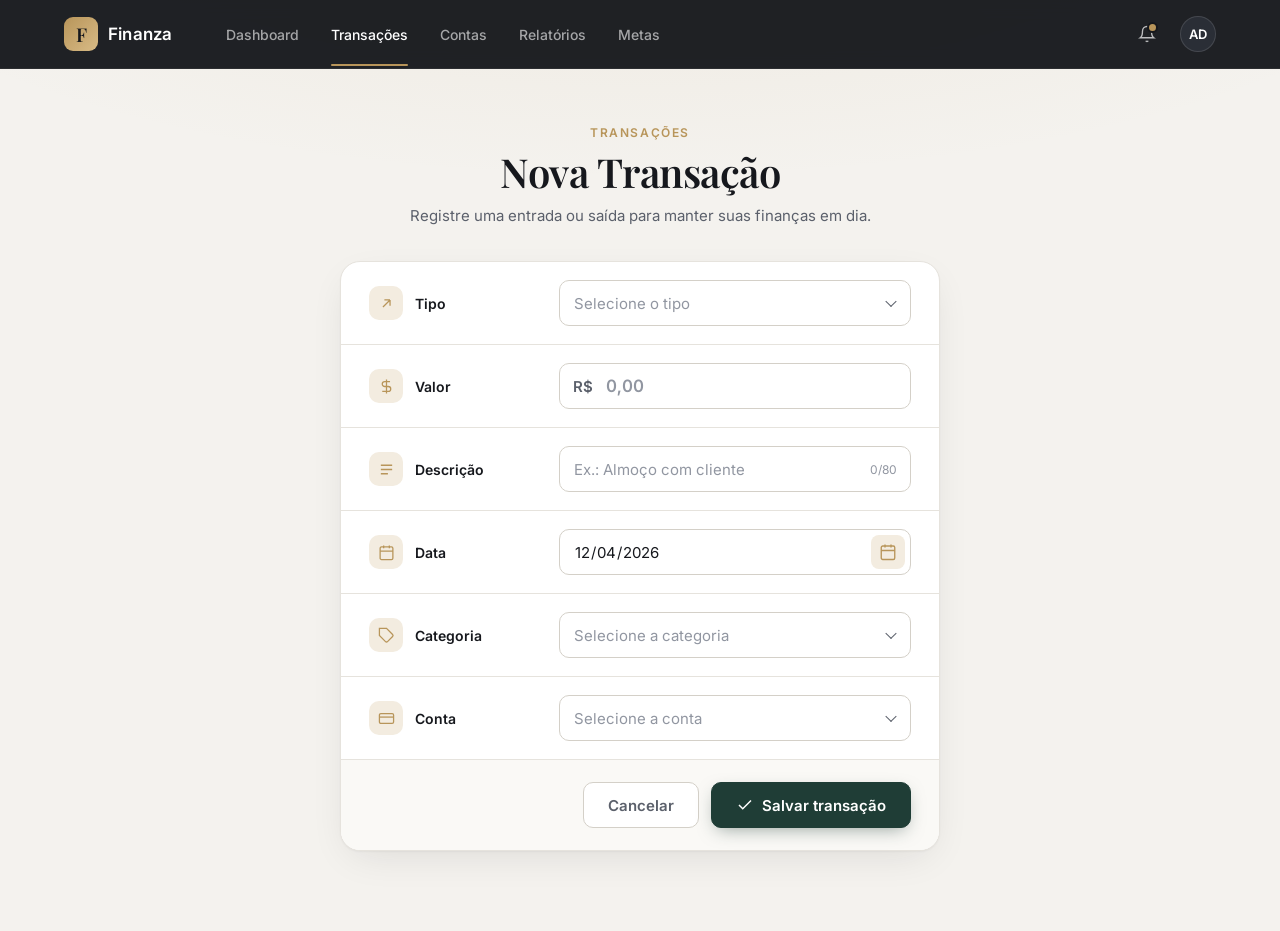
<file: index.html>
<!DOCTYPE html>
<html lang="pt-BR">
<head>
  <meta charset="UTF-8">
  <meta name="viewport" content="width=device-width, initial-scale=1.0">
  <title>Nova Transação — Finanza</title>
  <link rel="preconnect" href="https://fonts.googleapis.com">
  <link rel="preconnect" href="https://fonts.gstatic.com" crossorigin>
  <link href="https://fonts.googleapis.com/css2?family=Inter:wght@400;500;600;700&family=Playfair+Display:wght@600&display=swap" rel="stylesheet">
  <link rel="stylesheet" href="styles.css">
</head>
<body>

  <!-- ===== Cabeçalho ===== -->
  <header class="topbar">
    <div class="topbar__inner">
      <a href="#" class="brand">
        <span class="brand__logo">F</span>
        <span class="brand__name">Finanza</span>
      </a>

      <nav class="nav" aria-label="Navegação principal">
        <a href="#" class="nav__link">Dashboard</a>
        <a href="#" class="nav__link nav__link--active">Transações</a>
        <a href="#" class="nav__link">Contas</a>
        <a href="#" class="nav__link">Relatórios</a>
        <a href="#" class="nav__link">Metas</a>
      </nav>

      <div class="topbar__actions">
        <button class="icon-btn" type="button" aria-label="Notificações">
          <svg viewBox="0 0 24 24" fill="none" stroke="currentColor" stroke-width="1.8"><path d="M6 8a6 6 0 1 1 12 0c0 7 3 9 3 9H3s3-2 3-9"/><path d="M10.3 21a1.94 1.94 0 0 0 3.4 0"/></svg>
          <span class="icon-btn__dot"></span>
        </button>
        <div class="avatar" title="Minha conta">AD</div>
      </div>
    </div>
  </header>

  <!-- ===== Conteúdo ===== -->
  <main class="page">
    <div class="page__heading">
      <p class="page__eyebrow">Transações</p>
      <h1 class="page__title">Nova Transação</h1>
      <p class="page__subtitle">Registre uma entrada ou saída para manter suas finanças em dia.</p>
    </div>

    <form id="transactionForm" class="card" novalidate>

      <!-- Tipo -->
      <div class="field">
        <label for="tipo" class="field__label">
          <span class="field__icon">
            <svg viewBox="0 0 24 24" fill="none" stroke="currentColor" stroke-width="1.8"><path d="M7 17 17 7M17 7H9M17 7v8"/></svg>
          </span>
          Tipo
        </label>
        <div class="field__control select-wrap">
          <select id="tipo" name="tipo" required>
            <option value="" disabled selected>Selecione o tipo</option>
            <option value="entrada">Entrada</option>
            <option value="saida">Saída</option>
          </select>
          <span class="type-badge" id="typeBadge" hidden></span>
        </div>
        <small class="field__error"></small>
      </div>

      <!-- Valor -->
      <div class="field">
        <label for="valor" class="field__label">
          <span class="field__icon">
            <svg viewBox="0 0 24 24" fill="none" stroke="currentColor" stroke-width="1.8"><path d="M12 2v20M17 5H9.5a3.5 3.5 0 0 0 0 7h5a3.5 3.5 0 0 1 0 7H6"/></svg>
          </span>
          Valor
        </label>
        <div class="field__control input-prefix">
          <span class="input-prefix__text">R$</span>
          <input type="text" id="valor" name="valor" inputmode="numeric" placeholder="0,00" autocomplete="off" required>
        </div>
        <small class="field__error"></small>
      </div>

      <!-- Descrição -->
      <div class="field">
        <label for="descricao" class="field__label">
          <span class="field__icon">
            <svg viewBox="0 0 24 24" fill="none" stroke="currentColor" stroke-width="1.8"><path d="M4 6h16M4 12h16M4 18h10"/></svg>
          </span>
          Descrição
        </label>
        <div class="field__control">
          <input type="text" id="descricao" name="descricao" maxlength="80" placeholder="Ex.: Almoço com cliente" autocomplete="off" required>
          <span class="char-count" id="charCount">0/80</span>
        </div>
        <small class="field__error"></small>
      </div>

      <!-- Data -->
      <div class="field">
        <label for="data" class="field__label">
          <span class="field__icon">
            <svg viewBox="0 0 24 24" fill="none" stroke="currentColor" stroke-width="1.8"><rect x="3" y="4" width="18" height="18" rx="2"/><path d="M16 2v4M8 2v4M3 10h18"/></svg>
          </span>
          Data
        </label>
        <div class="field__control date-wrap">
          <input type="date" id="data" name="data" required>
          <button type="button" class="date-wrap__btn" id="openCalendar" aria-label="Abrir calendário">
            <svg viewBox="0 0 24 24" fill="none" stroke="currentColor" stroke-width="1.8"><rect x="3" y="4" width="18" height="18" rx="2"/><path d="M16 2v4M8 2v4M3 10h18M8 14h.01M12 14h.01M16 14h.01M8 18h.01M12 18h.01"/></svg>
          </button>
        </div>
        <small class="field__error"></small>
      </div>

      <!-- Categoria -->
      <div class="field">
        <label for="categoria" class="field__label">
          <span class="field__icon">
            <svg viewBox="0 0 24 24" fill="none" stroke="currentColor" stroke-width="1.8"><path d="M20.59 13.41 13.42 20.58a2 2 0 0 1-2.83 0L2 12V2h10l8.59 8.59a2 2 0 0 1 0 2.82Z"/><path d="M7 7h.01"/></svg>
          </span>
          Categoria
        </label>
        <div class="field__control select-wrap">
          <select id="categoria" name="categoria" required>
            <option value="" disabled selected>Selecione a categoria</option>
            <option value="alimentacao">Alimentação</option>
            <option value="saude">Saúde</option>
            <option value="salario">Salário</option>
            <option value="transporte">Transporte</option>
            <option value="lazer">Lazer</option>
            <option value="moradia">Moradia</option>
          </select>
        </div>
        <small class="field__error"></small>
      </div>

      <!-- Conta -->
      <div class="field">
        <label for="conta" class="field__label">
          <span class="field__icon">
            <svg viewBox="0 0 24 24" fill="none" stroke="currentColor" stroke-width="1.8"><rect x="2" y="5" width="20" height="14" rx="2"/><path d="M2 10h20"/></svg>
          </span>
          Conta
        </label>
        <div class="field__control select-wrap">
          <select id="conta" name="conta" required>
            <option value="" disabled selected>Selecione a conta</option>
            <option value="conta-corrente">Conta corrente</option>
            <option value="cartao">Cartão</option>
            <option value="dinheiro">Dinheiro</option>
          </select>
        </div>
        <small class="field__error"></small>
      </div>

      <!-- Ações -->
      <div class="actions">
        <button type="button" class="btn btn--ghost" id="cancelBtn">Cancelar</button>
        <button type="submit" class="btn btn--primary">
          <svg viewBox="0 0 24 24" fill="none" stroke="currentColor" stroke-width="2"><path d="M20 6 9 17l-5-5"/></svg>
          Salvar transação
        </button>
      </div>
    </form>
  </main>

  <!-- Notificação -->
  <div class="toast" id="toast" role="status" aria-live="polite"></div>

  <script src="script.js"></script>
</body>
</html>
</file>
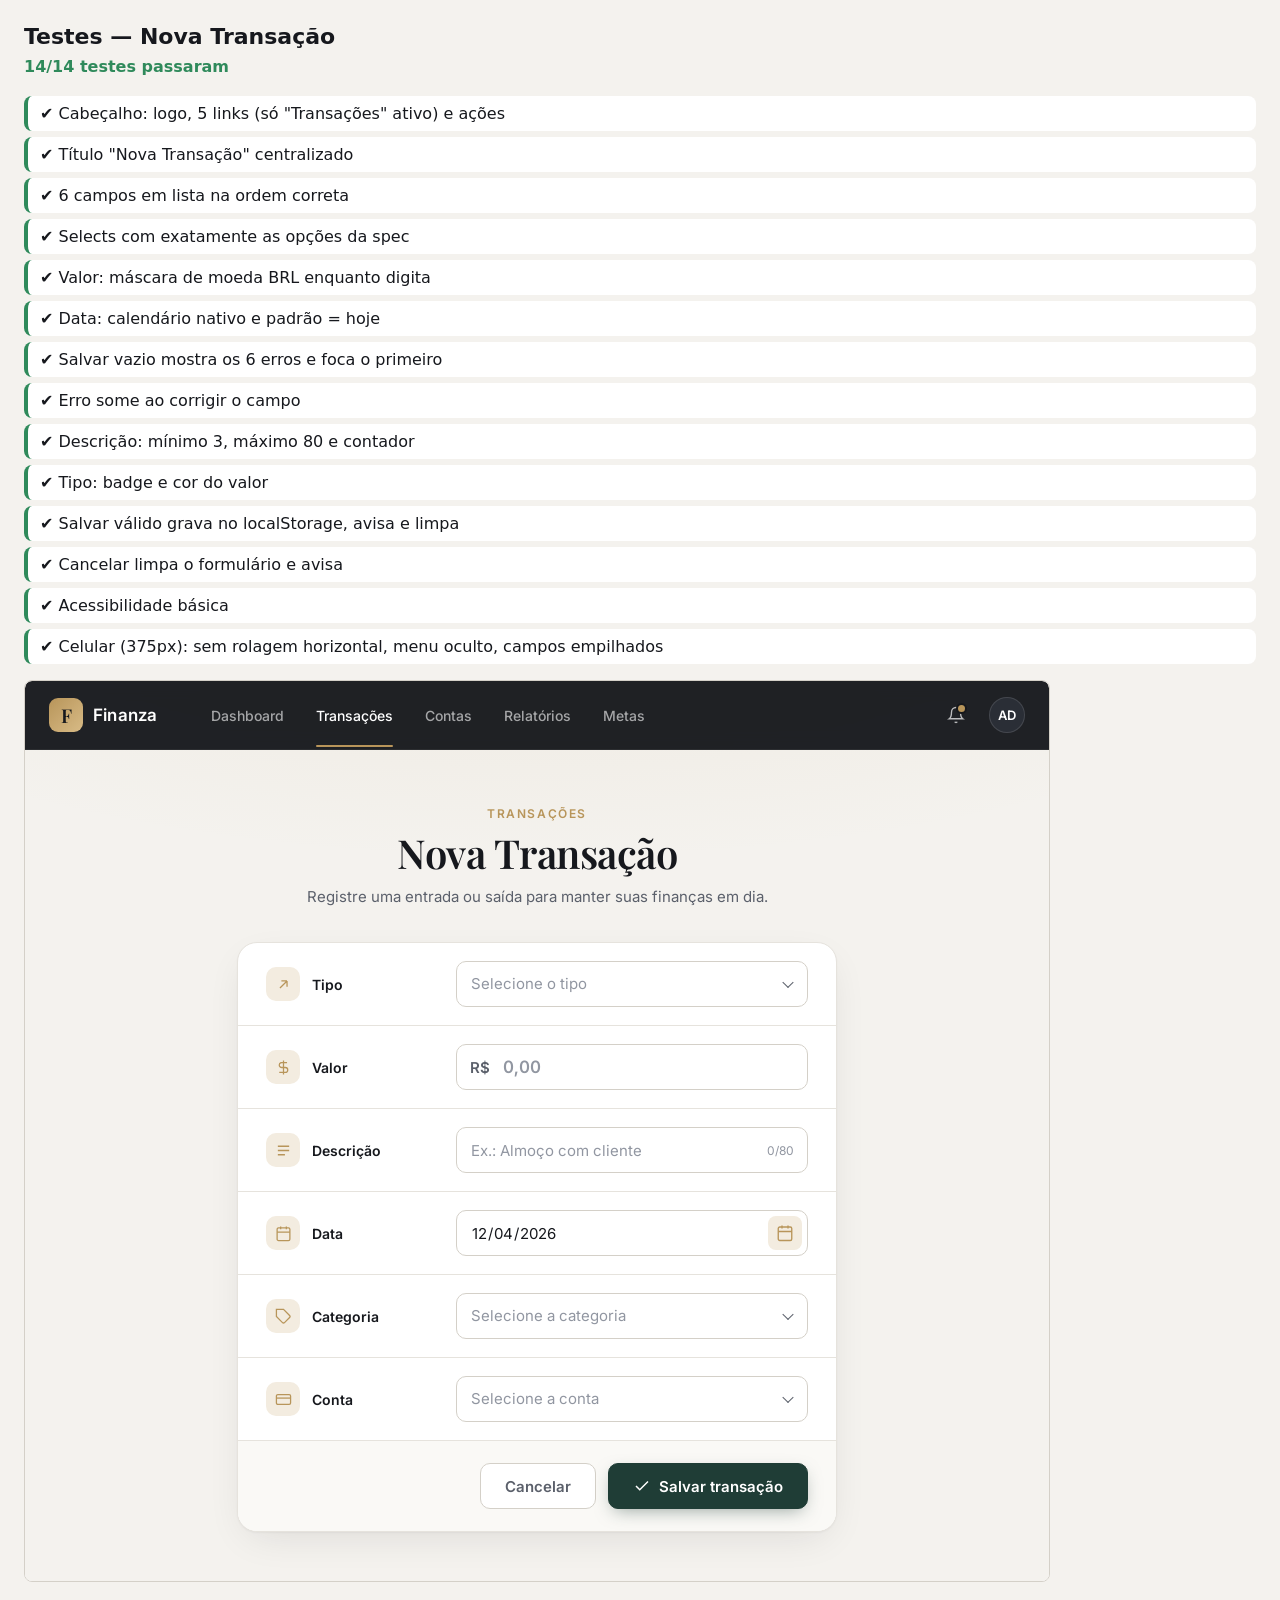
<file: tests/tests.html>
<!DOCTYPE html>
<html lang="pt-BR">
<head>
  <meta charset="UTF-8">
  <meta name="viewport" content="width=device-width, initial-scale=1.0">
  <title>Testes — Nova Transação</title>
  <style>
    body { font-family: system-ui, sans-serif; margin: 24px; background: #f4f2ee; color: #16181d; }
    h1 { font-size: 22px; margin-bottom: 4px; }
    #summary { margin: 8px 0 20px; font-weight: 600; }
    #summary.ok { color: #2f8a5b; }
    #summary.fail { color: #c2453d; }
    ul { list-style: none; padding: 0; }
    li { padding: 8px 12px; margin-bottom: 6px; border-radius: 8px; background: #fff; border-left: 4px solid #2f8a5b; }
    li.fail { border-left-color: #c2453d; }
    li small { display: block; color: #c2453d; margin-top: 4px; white-space: pre-wrap; }
    iframe { width: 1024px; height: 900px; border: 1px solid #d4d0c8; border-radius: 8px; background: #fff; }
    #report { display: none; }
  </style>
</head>
<body>
  <h1>Testes — Nova Transação</h1>
  <p id="summary">Executando…</p>
  <ul id="results"></ul>
  <pre id="report"></pre>
  <iframe id="app" title="Site em teste"></iframe>

<script>
const APP_URL = '../index.html';
const frame = document.getElementById('app');
let win, doc;

/* ---------- Utilitários ---------- */
function load(width = 1024) {
  frame.style.width = width + 'px';
  return new Promise((resolve) => {
    frame.onload = () => { win = frame.contentWindow; doc = frame.contentDocument; resolve(); };
    frame.src = APP_URL + '?t=' + Date.now();
  });
}

const $ = (sel) => doc.querySelector(sel);
const $$ = (sel) => [...doc.querySelectorAll(sel)];

function type(el, text) {
  el.value = text;
  el.dispatchEvent(new win.Event('input', { bubbles: true }));
}
function choose(el, value) {
  el.value = value;
  el.dispatchEvent(new win.Event('change', { bubbles: true }));
}
function submit() {
  $('#transactionForm').querySelector('button[type="submit"]').click();
}
function errorOf(id) {
  return $('#' + id).closest('.field').querySelector('.field__error').textContent;
}
function isInvalid(id) {
  return $('#' + id).closest('.field').classList.contains('is-invalid');
}
function today() {
  const d = new Date();
  d.setMinutes(d.getMinutes() - d.getTimezoneOffset());
  return d.toISOString().slice(0, 10);
}
function fillValid() {
  choose($('#tipo'), 'entrada');
  type($('#valor'), '15000');
  type($('#descricao'), 'Almoço com cliente');
  choose($('#categoria'), 'alimentacao');
  choose($('#conta'), 'cartao');
}

function assert(cond, msg) { if (!cond) throw new Error(msg); }
function eq(actual, expected, msg) {
  const a = JSON.stringify(actual), e = JSON.stringify(expected);
  if (a !== e) throw new Error(`${msg}\n  esperado: ${e}\n  obtido:   ${a}`);
}

/* ---------- Casos de teste (seção 10 da spec) ---------- */
const tests = [];
const test = (name, fn, width) => tests.push({ name, fn, width });

test('Cabeçalho: logo, 5 links (só "Transações" ativo) e ações', () => {
  eq($('.brand__name').textContent.trim(), 'Finanza', 'Nome da marca');
  const links = $$('.nav__link');
  eq(links.map((a) => a.textContent.trim()), ['Dashboard', 'Transações', 'Contas', 'Relatórios', 'Metas'], 'Links do menu');
  eq(links.filter((a) => a.classList.contains('nav__link--active')).map((a) => a.textContent.trim()), ['Transações'], 'Link ativo');
  assert(links.every((a) => a.getAttribute('href') === '#'), 'Links devem ser apenas visuais (href="#")');
  assert($('.topbar__actions .icon-btn') && $('.topbar__actions .avatar'), 'Faltam notificações/avatar');
});

test('Título "Nova Transação" centralizado', () => {
  eq($('h1').textContent.trim(), 'Nova Transação', 'Texto do h1');
  eq(win.getComputedStyle($('.page__heading')).textAlign, 'center', 'Alinhamento do título');
});

test('6 campos em lista na ordem correta', () => {
  const labels = $$('.field__label').map((l) => l.textContent.trim());
  eq(labels, ['Tipo', 'Valor', 'Descrição', 'Data', 'Categoria', 'Conta'], 'Ordem dos rótulos');
  eq($$('.card .field').length, 6, 'Quantidade de linhas no card');
});

test('Selects com exatamente as opções da spec', () => {
  const opts = (id) => [...$('#' + id).options].filter((o) => !o.disabled).map((o) => o.textContent.trim());
  eq(opts('tipo'), ['Entrada', 'Saída'], 'Opções de Tipo');
  eq(opts('categoria'), ['Alimentação', 'Saúde', 'Salário', 'Transporte', 'Lazer', 'Moradia'], 'Opções de Categoria');
  eq(opts('conta'), ['Conta corrente', 'Cartão', 'Dinheiro'], 'Opções de Conta');
});

test('Valor: máscara de moeda BRL enquanto digita', () => {
  const v = $('#valor');
  type(v, '1');       eq(v.value, '0,01', 'Digitar "1"');
  type(v, '150000');  eq(v.value, '1.500,00', 'Digitar "150000"');
  type(v, '12a3');    eq(v.value, '1,23', 'Letras devem ser ignoradas');
  type(v, '');        eq(v.value, '', 'Campo vazio');
  eq($('.input-prefix__text').textContent.trim(), 'R$', 'Prefixo R$');
});

test('Data: calendário nativo e padrão = hoje', () => {
  eq($('#data').type, 'date', 'Tipo do input');
  eq($('#data').value, today(), 'Data padrão');
  assert($('#openCalendar'), 'Botão de calendário ausente');
});

test('Salvar vazio mostra os 6 erros e foca o primeiro', () => {
  $('#data').value = '';
  submit();
  eq(errorOf('tipo'), 'Selecione se é entrada ou saída.', 'Erro de Tipo');
  eq(errorOf('valor'), 'Informe um valor maior que zero.', 'Erro de Valor');
  eq(errorOf('descricao'), 'Descreva a transação (mín. 3 caracteres).', 'Erro de Descrição');
  eq(errorOf('data'), 'Selecione uma data.', 'Erro de Data');
  eq(errorOf('categoria'), 'Selecione uma categoria.', 'Erro de Categoria');
  eq(errorOf('conta'), 'Selecione uma conta.', 'Erro de Conta');
  eq(doc.activeElement && doc.activeElement.id, 'tipo', 'Foco no primeiro campo inválido');
});

test('Erro some ao corrigir o campo', () => {
  submit();
  assert(isInvalid('tipo'), 'Tipo deveria estar inválido');
  choose($('#tipo'), 'saida');
  assert(!isInvalid('tipo'), 'Erro de Tipo deveria sumir');
  eq(errorOf('tipo'), '', 'Mensagem de Tipo');
});

test('Descrição: mínimo 3, máximo 80 e contador', () => {
  const d = $('#descricao');
  eq(d.maxLength, 80, 'maxlength');
  type(d, 'ab');
  eq($('#charCount').textContent, '2/80', 'Contador');
  type(d, '   ab   ');
  submit();
  assert(isInvalid('descricao'), 'Descrição com 2 caracteres (após trim) deveria ser inválida');
  type(d, 'abc');
  assert(!isInvalid('descricao'), 'Descrição com 3 caracteres deveria ser válida');
});

test('Tipo: badge e cor do valor', () => {
  choose($('#tipo'), 'entrada');
  eq($('#typeBadge').textContent, '↑ Receita', 'Badge entrada');
  assert(!$('#typeBadge').hidden, 'Badge deveria estar visível');
  assert($('.input-prefix').classList.contains('is-entrada'), 'Valor deveria ficar verde');
  choose($('#tipo'), 'saida');
  eq($('#typeBadge').textContent, '↓ Despesa', 'Badge saída');
  assert($('.input-prefix').classList.contains('is-saida'), 'Valor deveria ficar vermelho');
});

test('Salvar válido grava no localStorage, avisa e limpa', () => {
  let storage;
  try { storage = win.localStorage; storage.removeItem('transacoes'); } catch { storage = null; }
  assert(storage, 'localStorage indisponível neste navegador — gravação não verificada');

  fillValid();
  submit();

  assert($$('.field.is-invalid').length === 0, 'Não deveria haver erros');
  eq($('#toast').textContent, 'Transação salva: + R$ 150,00', 'Texto do aviso');
  assert($('#toast').classList.contains('is-visible'), 'Aviso deveria estar visível');

  if (storage) {
    const lista = JSON.parse(storage.getItem('transacoes'));
    eq(lista.length, 1, 'Quantidade salva');
    const t = lista[0];
    eq(
      { tipo: t.tipo, valor: t.valor, descricao: t.descricao, data: t.data, categoria: t.categoria, conta: t.conta },
      { tipo: 'entrada', valor: 150, descricao: 'Almoço com cliente', data: today(), categoria: 'alimentacao', conta: 'cartao' },
      'Objeto salvo'
    );
    assert(t.id && t.criadoEm, 'id/criadoEm ausentes');
    storage.removeItem('transacoes');
  }

  eq($('#tipo').value, '', 'Tipo resetado');
  eq($('#valor').value, '', 'Valor resetado');
  eq($('#descricao').value, '', 'Descrição resetada');
  eq($('#data').value, today(), 'Data volta para hoje');
  eq($('#charCount').textContent, '0/80', 'Contador resetado');
  assert($('#typeBadge').hidden, 'Badge deveria sumir');
});

test('Cancelar limpa o formulário e avisa', () => {
  fillValid();
  $('#cancelBtn').click();
  eq($('#toast').textContent, 'Transação cancelada.', 'Texto do aviso');
  eq($('#valor').value, '', 'Valor resetado');
  eq($('#categoria').value, '', 'Categoria resetada');
});

test('Acessibilidade básica', () => {
  eq(doc.documentElement.lang, 'pt-BR', 'lang do documento');
  $$('.card input, .card select').forEach((el) => {
    assert(doc.querySelector(`label[for="${el.id}"]`), `Campo #${el.id} sem <label for>`);
  });
  $$('button').forEach((b) => {
    assert(b.textContent.trim() || b.getAttribute('aria-label'), 'Botão sem nome acessível');
  });
  eq($('#toast').getAttribute('role'), 'status', 'role do aviso');
  eq($('#toast').getAttribute('aria-live'), 'polite', 'aria-live do aviso');
});

test('Celular (375px): sem rolagem horizontal, menu oculto, campos empilhados', () => {
  const root = doc.documentElement;
  assert(root.scrollWidth <= root.clientWidth, `Rolagem horizontal: ${root.scrollWidth}px > ${root.clientWidth}px`);
  eq(win.getComputedStyle($('.nav')).display, 'none', 'Menu deveria estar oculto');
  const cols = win.getComputedStyle($('.field')).gridTemplateColumns.split(' ').length;
  eq(cols, 1, 'Campos deveriam ter 1 coluna');
  const [cancel, save] = [$('#cancelBtn'), $('.btn--primary')];
  assert(save.getBoundingClientRect().top < cancel.getBoundingClientRect().top, 'Salvar deveria ficar acima de Cancelar');
}, 375);

/* ---------- Runner ---------- */
(async () => {
  const list = document.getElementById('results');
  const lines = [];
  let passed = 0;

  for (const t of tests) {
    await load(t.width);
    const li = document.createElement('li');
    try {
      await t.fn();
      passed++;
      li.textContent = '✔ ' + t.name;
      lines.push('PASS  ' + t.name);
    } catch (err) {
      li.className = 'fail';
      li.textContent = '✘ ' + t.name;
      const small = document.createElement('small');
      small.textContent = err.message;
      li.appendChild(small);
      lines.push('FAIL  ' + t.name + '\n      ' + err.message.replace(/\n/g, '\n      '));
    }
    list.appendChild(li);
  }

  await load();
  const summary = document.getElementById('summary');
  const ok = passed === tests.length;
  summary.textContent = `${passed}/${tests.length} testes passaram`;
  summary.className = ok ? 'ok' : 'fail';
  lines.push(`\n${passed}/${tests.length} testes passaram`);
  const report = document.getElementById('report');
  report.textContent = lines.join('\n');
  report.dataset.done = 'true';
})();
</script>
</body>
</html>
</file>
<file: styles.css>
/* ===== Tokens ===== */
:root {
  --bg: #f4f2ee;
  --surface: #ffffff;
  --ink: #16181d;
  --ink-soft: #5b606b;
  --ink-muted: #9196a1;
  --line: #e6e3dd;
  --line-strong: #d4d0c8;

  --primary: #1f3d36;        /* verde profundo */
  --primary-hover: #17302a;
  --accent: #b8955a;         /* dourado discreto */
  --accent-soft: #f3ece0;

  --success: #2f8a5b;
  --success-soft: #e5f3eb;
  --danger: #c2453d;
  --danger-soft: #fbe9e7;

  --radius: 14px;
  --radius-sm: 10px;
  --shadow-card: 0 1px 2px rgba(22, 24, 29, .04), 0 12px 40px -12px rgba(22, 24, 29, .12);
  --focus: 0 0 0 4px rgba(31, 61, 54, .12);

  font-family: "Inter", system-ui, -apple-system, "Segoe UI", sans-serif;
  color: var(--ink);
}

* { box-sizing: border-box; margin: 0; padding: 0; }

body {
  min-height: 100vh;
  background:
    radial-gradient(1200px 400px at 50% -100px, rgba(184, 149, 90, .10), transparent 70%),
    var(--bg);
  -webkit-font-smoothing: antialiased;
}

svg { width: 18px; height: 18px; flex-shrink: 0; }

/* ===== Cabeçalho ===== */
.topbar {
  position: sticky;
  top: 0;
  z-index: 10;
  background: rgba(22, 24, 29, .96);
  backdrop-filter: blur(8px);
  border-bottom: 1px solid rgba(255, 255, 255, .06);
}

.topbar__inner {
  max-width: 1200px;
  margin: 0 auto;
  height: 68px;
  padding: 0 24px;
  display: flex;
  align-items: center;
  gap: 40px;
}

.brand {
  display: flex;
  align-items: center;
  gap: 10px;
  text-decoration: none;
}

.brand__logo {
  width: 34px;
  height: 34px;
  display: grid;
  place-items: center;
  border-radius: 9px;
  background: linear-gradient(135deg, var(--accent), #d8bb86);
  color: #16181d;
  font-family: "Playfair Display", serif;
  font-size: 19px;
  font-weight: 600;
}

.brand__name {
  color: #fff;
  font-weight: 600;
  font-size: 17px;
  letter-spacing: .2px;
}

.nav {
  display: flex;
  gap: 4px;
  flex: 1;
}

.nav__link {
  position: relative;
  padding: 8px 14px;
  border-radius: 8px;
  color: rgba(255, 255, 255, .6);
  text-decoration: none;
  font-size: 14px;
  font-weight: 500;
  transition: color .2s, background .2s;
}

.nav__link:hover { color: #fff; background: rgba(255, 255, 255, .06); }

.nav__link--active { color: #fff; }
.nav__link--active::after {
  content: "";
  position: absolute;
  left: 14px;
  right: 14px;
  bottom: -15px;
  height: 2px;
  border-radius: 2px;
  background: var(--accent);
}

.topbar__actions {
  display: flex;
  align-items: center;
  gap: 14px;
}

.icon-btn {
  position: relative;
  width: 38px;
  height: 38px;
  display: grid;
  place-items: center;
  border: 0;
  border-radius: 10px;
  background: transparent;
  color: rgba(255, 255, 255, .7);
  cursor: pointer;
  transition: background .2s, color .2s;
}
.icon-btn:hover { background: rgba(255, 255, 255, .08); color: #fff; }

.icon-btn__dot {
  position: absolute;
  top: 9px;
  right: 10px;
  width: 7px;
  height: 7px;
  border-radius: 50%;
  background: var(--accent);
  box-shadow: 0 0 0 2px #16181d;
}

.avatar {
  width: 36px;
  height: 36px;
  display: grid;
  place-items: center;
  border-radius: 50%;
  background: #2a2e36;
  border: 1px solid rgba(255, 255, 255, .12);
  color: #fff;
  font-size: 13px;
  font-weight: 600;
  cursor: pointer;
}

/* ===== Página ===== */
.page {
  max-width: 640px;
  margin: 0 auto;
  padding: 56px 20px 80px;
}

.page__heading {
  text-align: center;
  margin-bottom: 36px;
}

.page__eyebrow {
  font-size: 12px;
  font-weight: 600;
  letter-spacing: 1.6px;
  text-transform: uppercase;
  color: var(--accent);
  margin-bottom: 10px;
}

.page__title {
  font-family: "Playfair Display", serif;
  font-size: 40px;
  font-weight: 600;
  letter-spacing: -.5px;
  line-height: 1.1;
}

.page__subtitle {
  margin-top: 12px;
  color: var(--ink-soft);
  font-size: 15px;
}

/* ===== Card / lista de campos ===== */
.card {
  background: var(--surface);
  border: 1px solid var(--line);
  border-radius: 20px;
  box-shadow: var(--shadow-card);
  overflow: hidden;
}

.field {
  display: grid;
  grid-template-columns: 170px 1fr;
  align-items: center;
  column-gap: 20px;
  padding: 18px 28px;
  border-bottom: 1px solid var(--line);
  transition: background .2s;
}

.field:focus-within { background: #fbfaf8; }

.field__label {
  display: flex;
  align-items: center;
  gap: 12px;
  font-size: 14px;
  font-weight: 600;
  color: var(--ink);
}

.field__icon {
  width: 34px;
  height: 34px;
  display: grid;
  place-items: center;
  border-radius: 10px;
  background: var(--accent-soft);
  color: var(--accent);
  transition: background .2s, color .2s;
}
.field__icon svg { width: 17px; height: 17px; }
.field:focus-within .field__icon { background: var(--primary); color: #fff; }

.field__control { position: relative; }

.field__error {
  grid-column: 2;
  min-height: 0;
  color: var(--danger);
  font-size: 12.5px;
  font-weight: 500;
}
.field.is-invalid .field__error { margin-top: 6px; }

/* Inputs & selects */
input,
select {
  width: 100%;
  height: 46px;
  padding: 0 14px;
  border: 1px solid var(--line-strong);
  border-radius: var(--radius-sm);
  background: var(--surface);
  color: var(--ink);
  font: inherit;
  font-size: 15px;
  outline: none;
  transition: border-color .2s, box-shadow .2s;
  appearance: none;
  -webkit-appearance: none;
}

input::placeholder { color: var(--ink-muted); }

input:hover,
select:hover { border-color: #bdb8ae; }

input:focus,
select:focus {
  border-color: var(--primary);
  box-shadow: var(--focus);
}

.field.is-invalid input,
.field.is-invalid select { border-color: var(--danger); }
.field.is-invalid input:focus,
.field.is-invalid select:focus { box-shadow: 0 0 0 4px rgba(194, 69, 61, .12); }

/* Select com seta */
.select-wrap::after {
  content: "";
  position: absolute;
  right: 16px;
  top: 50%;
  width: 7px;
  height: 7px;
  border-right: 1.8px solid var(--ink-soft);
  border-bottom: 1.8px solid var(--ink-soft);
  transform: translateY(-70%) rotate(45deg);
  pointer-events: none;
}
.select-wrap select { padding-right: 40px; cursor: pointer; }
select:invalid { color: var(--ink-muted); }
select option { color: var(--ink); }

/* Badge do tipo */
.type-badge {
  position: absolute;
  right: 40px;
  top: 50%;
  transform: translateY(-50%);
  padding: 4px 10px;
  border-radius: 999px;
  font-size: 12px;
  font-weight: 600;
  pointer-events: none;
}
.type-badge--entrada { background: var(--success-soft); color: var(--success); }
.type-badge--saida   { background: var(--danger-soft);  color: var(--danger); }

/* Valor com prefixo R$ */
.input-prefix__text {
  position: absolute;
  left: 14px;
  top: 50%;
  transform: translateY(-50%);
  color: var(--ink-soft);
  font-weight: 600;
  font-size: 15px;
  pointer-events: none;
}
.input-prefix input {
  padding-left: 46px;
  font-size: 17px;
  font-weight: 600;
  font-variant-numeric: tabular-nums;
}
.input-prefix.is-entrada input { color: var(--success); }
.input-prefix.is-saida input   { color: var(--danger); }

/* Contador da descrição */
.char-count {
  position: absolute;
  right: 14px;
  top: 50%;
  transform: translateY(-50%);
  font-size: 12px;
  color: var(--ink-muted);
  pointer-events: none;
}
#descricao { padding-right: 60px; }

/* Data com botão de calendário */
.date-wrap input {
  padding-right: 52px;
  cursor: pointer;
  color-scheme: light;
}
.date-wrap input::-webkit-calendar-picker-indicator {
  opacity: 0;
  position: absolute;
  inset: 0;
  width: 100%;
  height: 100%;
  cursor: pointer;
}
.date-wrap__btn {
  position: absolute;
  right: 6px;
  top: 50%;
  transform: translateY(-50%);
  width: 34px;
  height: 34px;
  display: grid;
  place-items: center;
  border: 0;
  border-radius: 8px;
  background: var(--accent-soft);
  color: var(--accent);
  cursor: pointer;
  transition: background .2s, color .2s;
}
.date-wrap__btn:hover { background: var(--primary); color: #fff; }

/* ===== Ações ===== */
.actions {
  display: flex;
  justify-content: flex-end;
  gap: 12px;
  padding: 22px 28px;
  background: #faf9f6;
}

.btn {
  display: inline-flex;
  align-items: center;
  justify-content: center;
  gap: 8px;
  height: 46px;
  padding: 0 24px;
  border-radius: var(--radius-sm);
  font: inherit;
  font-size: 15px;
  font-weight: 600;
  cursor: pointer;
  transition: background .2s, border-color .2s, transform .1s, box-shadow .2s;
}
.btn:active { transform: translateY(1px); }

.btn--ghost {
  border: 1px solid var(--line-strong);
  background: var(--surface);
  color: var(--ink-soft);
}
.btn--ghost:hover { border-color: var(--ink-muted); color: var(--ink); }

.btn--primary {
  border: 1px solid var(--primary);
  background: var(--primary);
  color: #fff;
  box-shadow: 0 6px 18px -6px rgba(31, 61, 54, .5);
}
.btn--primary:hover { background: var(--primary-hover); }
.btn--primary:focus-visible,
.btn--ghost:focus-visible { outline: none; box-shadow: var(--focus); }

/* ===== Toast ===== */
.toast {
  position: fixed;
  left: 50%;
  bottom: 32px;
  transform: translate(-50%, 20px);
  padding: 14px 22px;
  border-radius: 12px;
  background: var(--ink);
  color: #fff;
  font-size: 14px;
  font-weight: 500;
  box-shadow: 0 12px 32px -8px rgba(0, 0, 0, .35);
  opacity: 0;
  pointer-events: none;
  transition: opacity .25s, transform .25s;
}
.toast.is-visible { opacity: 1; transform: translate(-50%, 0); }
.toast--success { border-left: 4px solid #5fc08b; }
.toast--info    { border-left: 4px solid var(--accent); }

/* ===== Responsivo ===== */
@media (max-width: 860px) {
  .nav { display: none; }
  .topbar__inner { justify-content: space-between; }
}

@media (max-width: 560px) {
  .page { padding: 36px 16px 60px; }
  .page__title { font-size: 32px; }
  .field {
    grid-template-columns: 1fr;
    row-gap: 10px;
    padding: 16px 18px;
  }
  .field__error { grid-column: 1; }
  .field.is-invalid .field__error { margin-top: 0; }
  .actions { flex-direction: column-reverse; padding: 18px; }
  .btn { width: 100%; }
}
</file>
